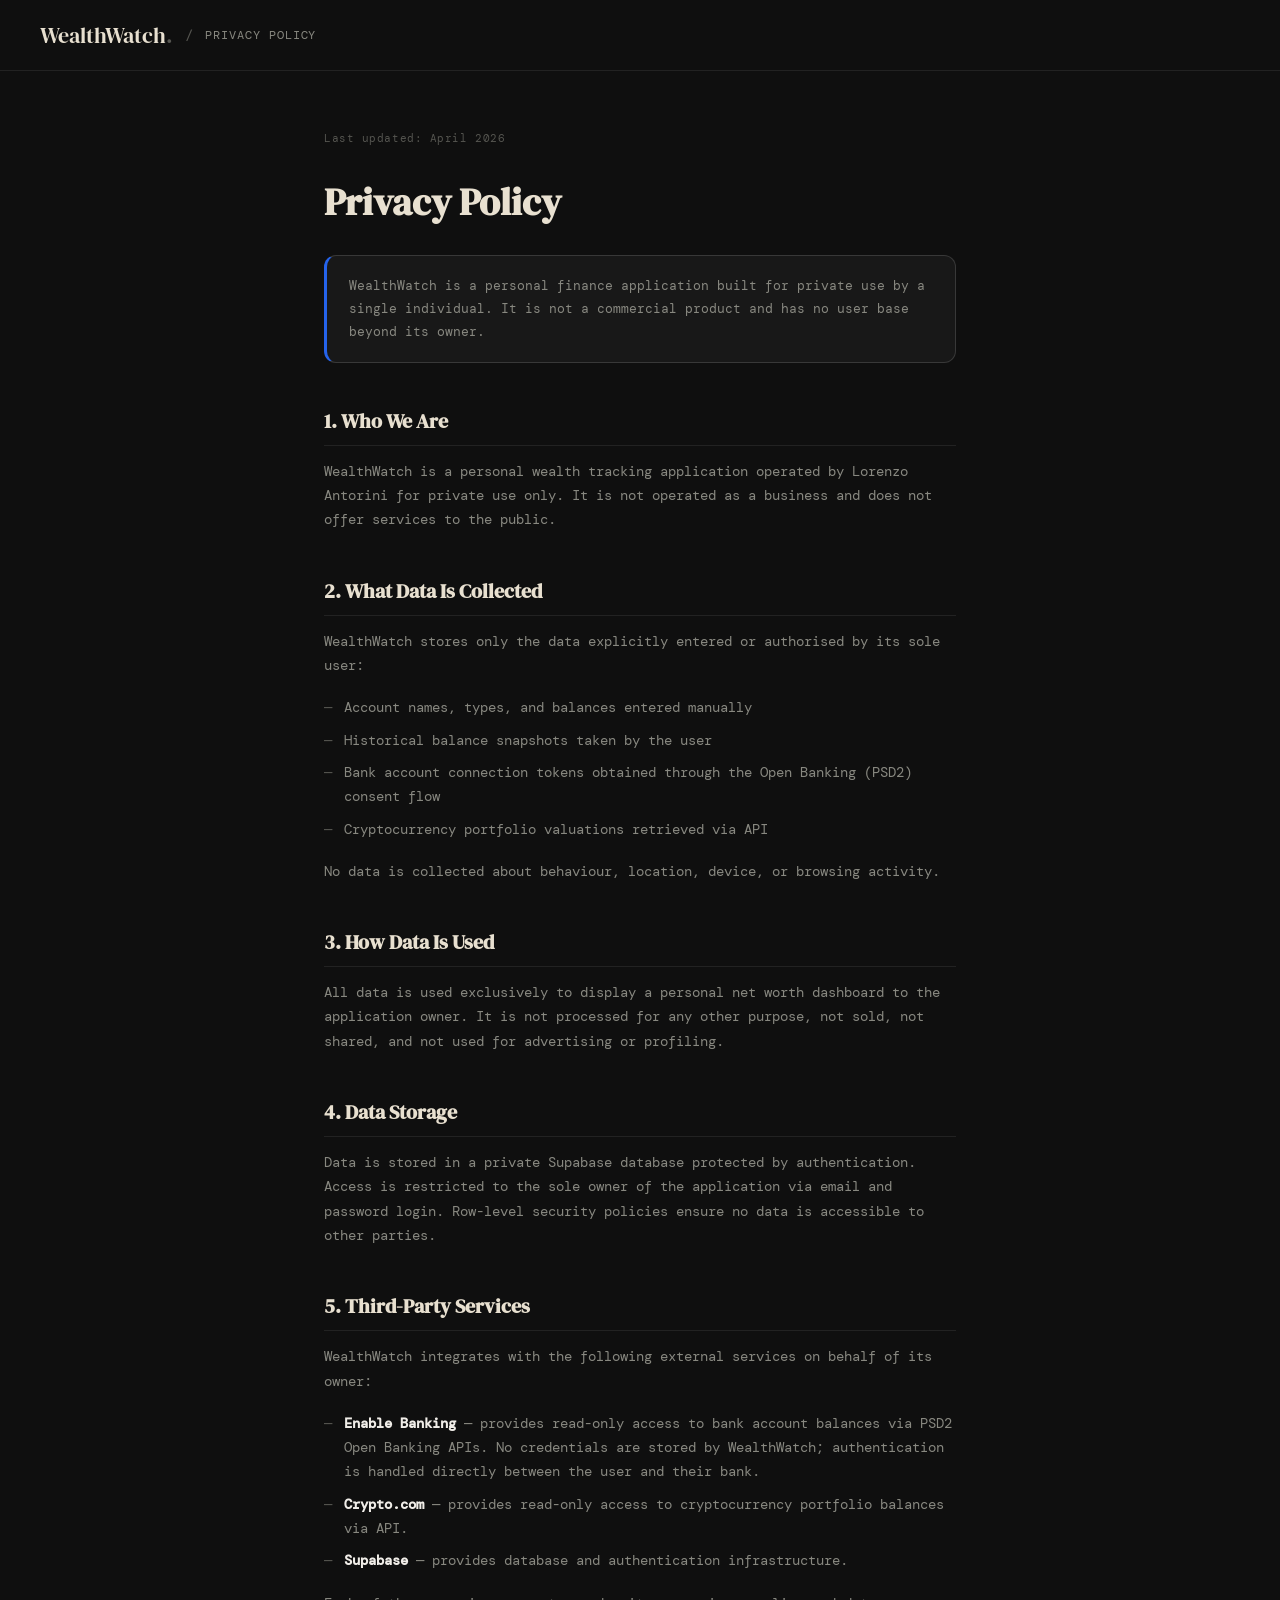
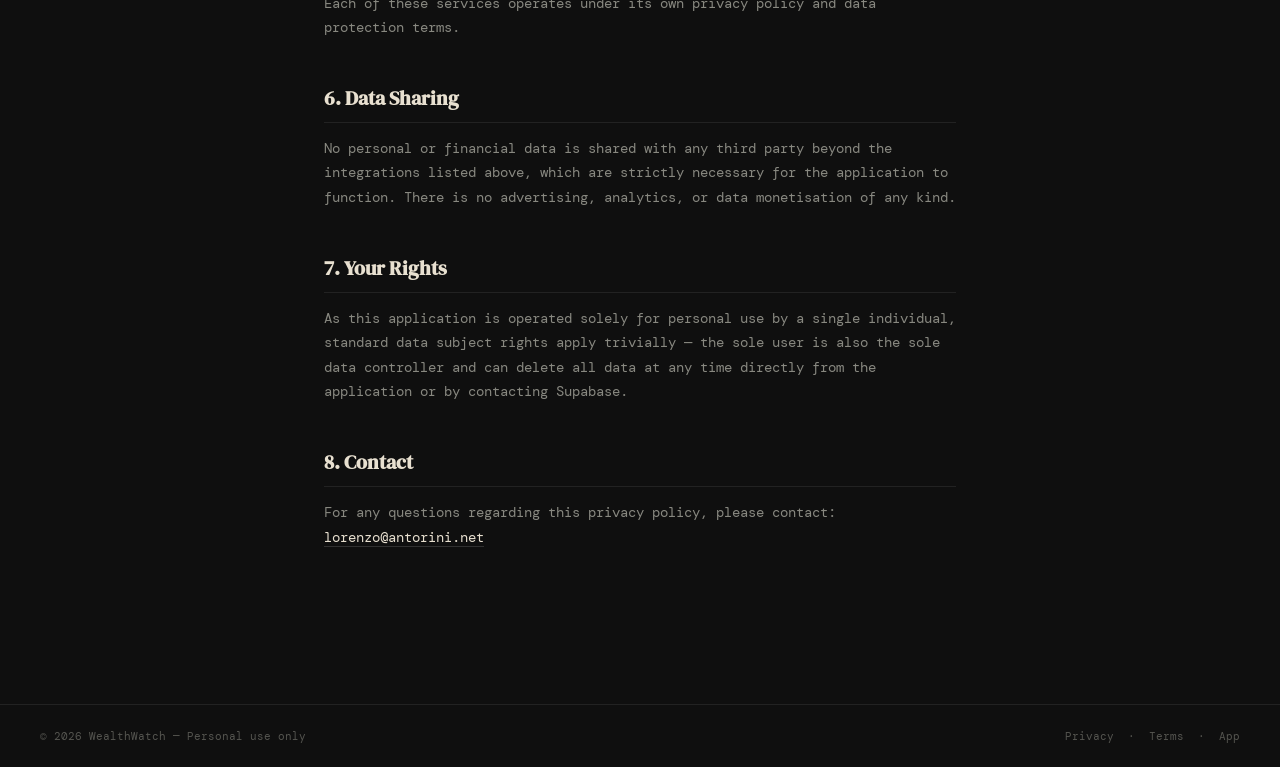
<file: privacy.html>
<!DOCTYPE html>
<html lang="en">
<head>
  <meta charset="UTF-8" />
  <meta name="viewport" content="width=device-width, initial-scale=1.0" />
  <title>Privacy Policy — WealthWatch</title>
  <link rel="preconnect" href="https://fonts.googleapis.com" />
  <link rel="preconnect" href="https://fonts.gstatic.com" crossorigin />
  <link href="https://fonts.googleapis.com/css2?family=DM+Serif+Display&family=DM+Mono:wght@300;400;500&display=swap" rel="stylesheet" />
  <style>
    *, *::before, *::after { box-sizing: border-box; margin: 0; padding: 0; }

    :root {
      --bg:           #0f0f0f;
      --surface:      #181818;
      --border:       rgba(255,255,255,0.08);
      --border-strong:rgba(255,255,255,0.14);
      --text:         #f0ede8;
      --text-muted:   #888880;
      --text-faint:   #555550;
      --accent:       #e8e0d0;
      --bank:         #2563eb;
      --font-display: 'DM Serif Display', Georgia, serif;
      --font-mono:    'DM Mono', 'Courier New', monospace;
      --radius:       12px;
    }

    html { font-size: 16px; }

    body {
      font-family: var(--font-mono);
      background: var(--bg);
      color: var(--text);
      min-height: 100vh;
      padding: 0;
    }

    /* ── HEADER ── */
    header {
      border-bottom: 1px solid var(--border);
      padding: 20px 40px;
      display: flex;
      align-items: center;
      gap: 12px;
    }
    .logo {
      font-family: var(--font-display);
      font-size: 22px;
      color: var(--accent);
      text-decoration: none;
    }
    .logo span { color: var(--text-faint); }
    .divider {
      color: var(--text-faint);
      font-size: 14px;
    }
    .page-label {
      font-size: 12px;
      color: var(--text-muted);
      letter-spacing: 0.08em;
      text-transform: uppercase;
    }

    /* ── MAIN ── */
    main {
      max-width: 680px;
      margin: 60px auto;
      padding: 0 24px 80px;
    }

    .meta {
      font-size: 11px;
      color: var(--text-faint);
      margin-bottom: 36px;
      letter-spacing: 0.05em;
    }

    h1 {
      font-family: var(--font-display);
      font-size: 38px;
      color: var(--accent);
      line-height: 1.15;
      margin-bottom: 10px;
    }

    h2 {
      font-family: var(--font-display);
      font-size: 20px;
      color: var(--accent);
      margin-top: 44px;
      margin-bottom: 14px;
      padding-bottom: 10px;
      border-bottom: 1px solid var(--border);
    }

    p {
      font-size: 13.5px;
      line-height: 1.8;
      color: var(--text-muted);
      margin-bottom: 14px;
    }

    ul {
      list-style: none;
      margin-bottom: 14px;
    }
    ul li {
      font-size: 13.5px;
      line-height: 1.8;
      color: var(--text-muted);
      padding: 4px 0 4px 20px;
      position: relative;
    }
    ul li::before {
      content: '—';
      position: absolute;
      left: 0;
      color: var(--text-faint);
    }

    .highlight-box {
      background: var(--surface);
      border: 1px solid var(--border-strong);
      border-left: 3px solid var(--bank);
      border-radius: var(--radius);
      padding: 18px 22px;
      margin: 30px 0;
    }
    .highlight-box p {
      margin: 0;
      font-size: 13px;
      color: var(--text-muted);
    }

    .contact-link {
      color: var(--accent);
      text-decoration: none;
      border-bottom: 1px solid var(--border-strong);
      transition: border-color 0.15s;
    }
    .contact-link:hover {
      border-color: var(--accent);
    }

    /* ── FOOTER ── */
    footer {
      border-top: 1px solid var(--border);
      padding: 24px 40px;
      display: flex;
      justify-content: space-between;
      align-items: center;
      font-size: 11px;
      color: var(--text-faint);
    }
    footer a {
      color: var(--text-faint);
      text-decoration: none;
      transition: color 0.15s;
    }
    footer a:hover { color: var(--text-muted); }

    @media (max-width: 600px) {
      header { padding: 16px 20px; }
      main   { margin: 36px auto; padding: 0 20px 60px; }
      footer { padding: 20px; flex-direction: column; gap: 8px; text-align: center; }
      h1     { font-size: 30px; }
    }
  </style>
</head>
<body>

  <header>
    <a class="logo" href="index.html">WealthWatch<span>.</span></a>
    <span class="divider">/</span>
    <span class="page-label">Privacy Policy</span>
  </header>

  <main>
    <div class="meta">Last updated: April 2026</div>
    <h1>Privacy Policy</h1>

    <div class="highlight-box">
      <p>WealthWatch is a personal finance application built for private use by a single individual. It is not a commercial product and has no user base beyond its owner.</p>
    </div>

    <h2>1. Who We Are</h2>
    <p>WealthWatch is a personal wealth tracking application operated by Lorenzo Antorini for private use only. It is not operated as a business and does not offer services to the public.</p>

    <h2>2. What Data Is Collected</h2>
    <p>WealthWatch stores only the data explicitly entered or authorised by its sole user:</p>
    <ul>
      <li>Account names, types, and balances entered manually</li>
      <li>Historical balance snapshots taken by the user</li>
      <li>Bank account connection tokens obtained through the Open Banking (PSD2) consent flow</li>
      <li>Cryptocurrency portfolio valuations retrieved via API</li>
    </ul>
    <p>No data is collected about behaviour, location, device, or browsing activity.</p>

    <h2>3. How Data Is Used</h2>
    <p>All data is used exclusively to display a personal net worth dashboard to the application owner. It is not processed for any other purpose, not sold, not shared, and not used for advertising or profiling.</p>

    <h2>4. Data Storage</h2>
    <p>Data is stored in a private Supabase database protected by authentication. Access is restricted to the sole owner of the application via email and password login. Row-level security policies ensure no data is accessible to other parties.</p>

    <h2>5. Third-Party Services</h2>
    <p>WealthWatch integrates with the following external services on behalf of its owner:</p>
    <ul>
      <li><strong style="color: var(--text);">Enable Banking</strong> — provides read-only access to bank account balances via PSD2 Open Banking APIs. No credentials are stored by WealthWatch; authentication is handled directly between the user and their bank.</li>
      <li><strong style="color: var(--text);">Crypto.com</strong> — provides read-only access to cryptocurrency portfolio balances via API.</li>
      <li><strong style="color: var(--text);">Supabase</strong> — provides database and authentication infrastructure.</li>
    </ul>
    <p>Each of these services operates under its own privacy policy and data protection terms.</p>

    <h2>6. Data Sharing</h2>
    <p>No personal or financial data is shared with any third party beyond the integrations listed above, which are strictly necessary for the application to function. There is no advertising, analytics, or data monetisation of any kind.</p>

    <h2>7. Your Rights</h2>
    <p>As this application is operated solely for personal use by a single individual, standard data subject rights apply trivially — the sole user is also the sole data controller and can delete all data at any time directly from the application or by contacting Supabase.</p>

    <h2>8. Contact</h2>
    <p>For any questions regarding this privacy policy, please contact: <a class="contact-link" href="mailto:lorenzo@antorini.net">lorenzo@antorini.net</a></p>
  </main>

  <footer>
    <span>© 2026 WealthWatch — Personal use only</span>
    <span>
      <a href="privacy.html">Privacy</a>
      &nbsp;·&nbsp;
      <a href="terms.html">Terms</a>
      &nbsp;·&nbsp;
      <a href="index.html">App</a>
    </span>
  </footer>

</body>
</html>
</file>
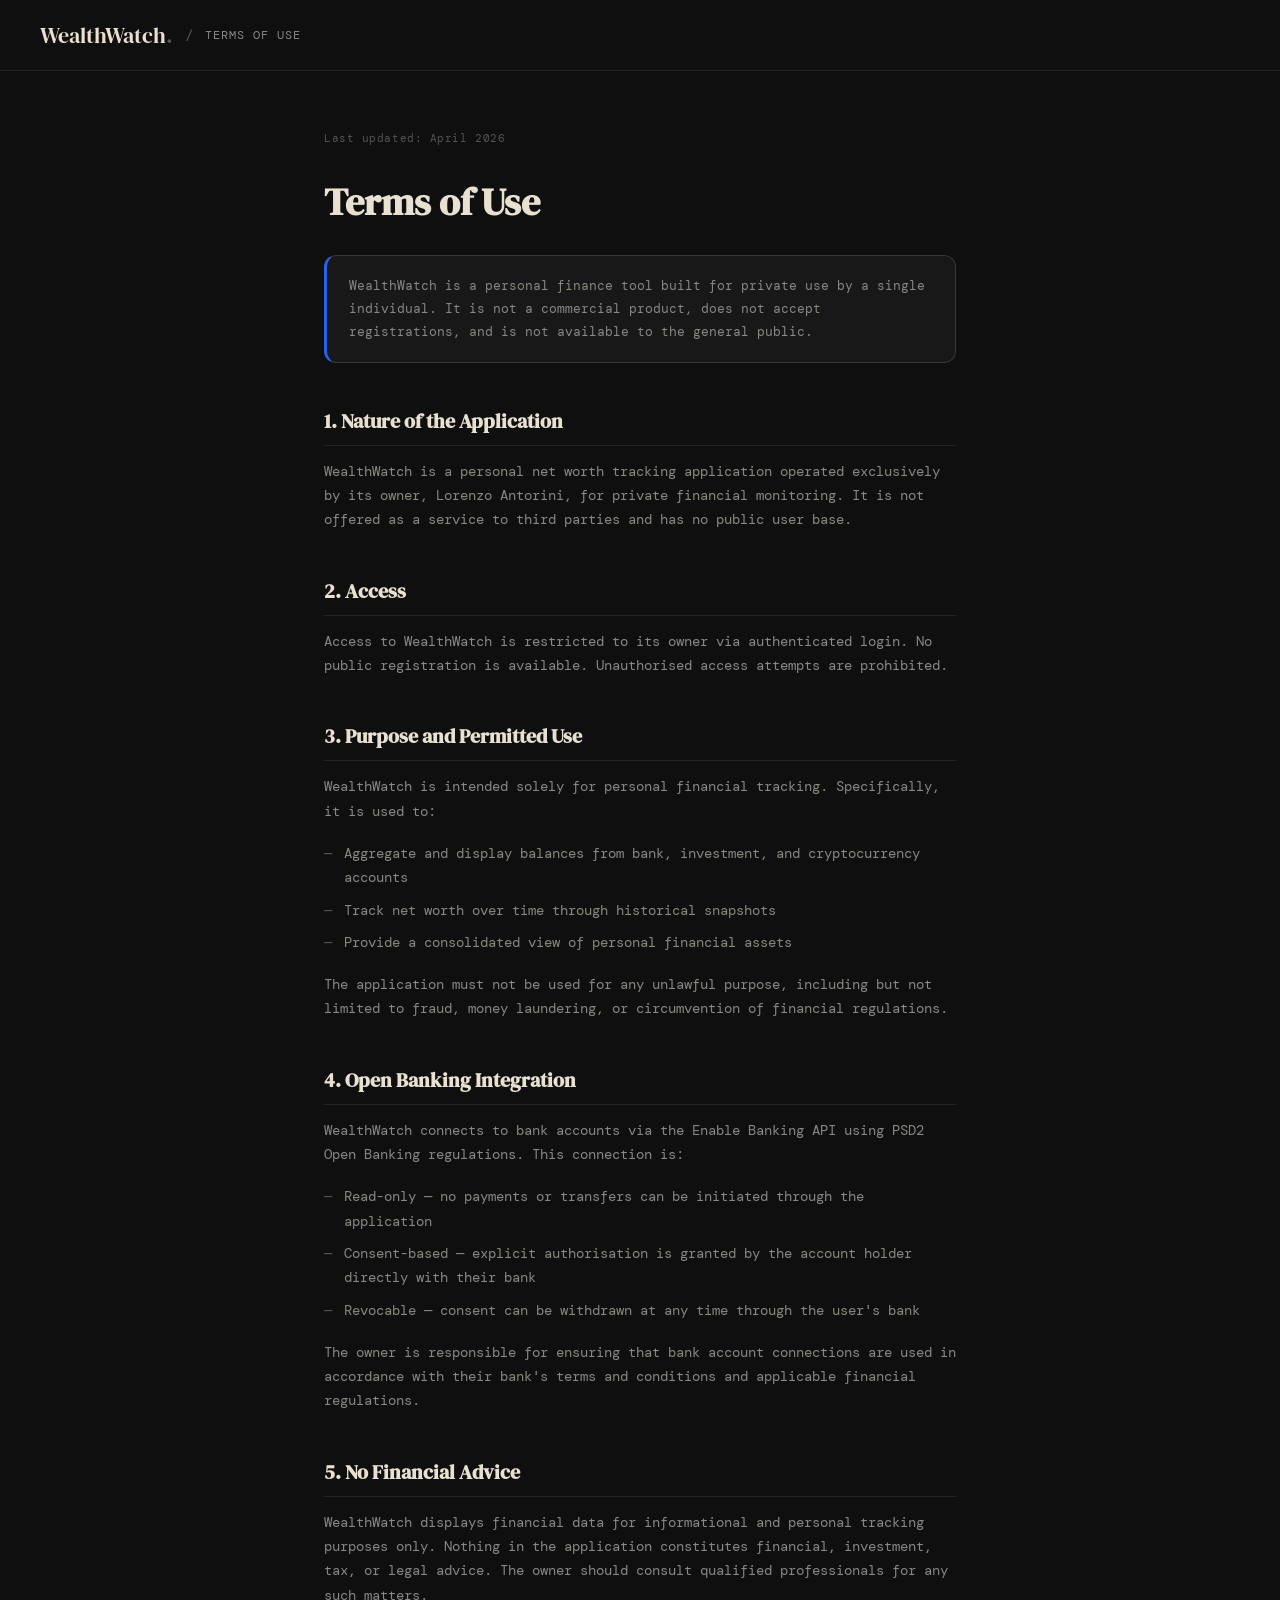
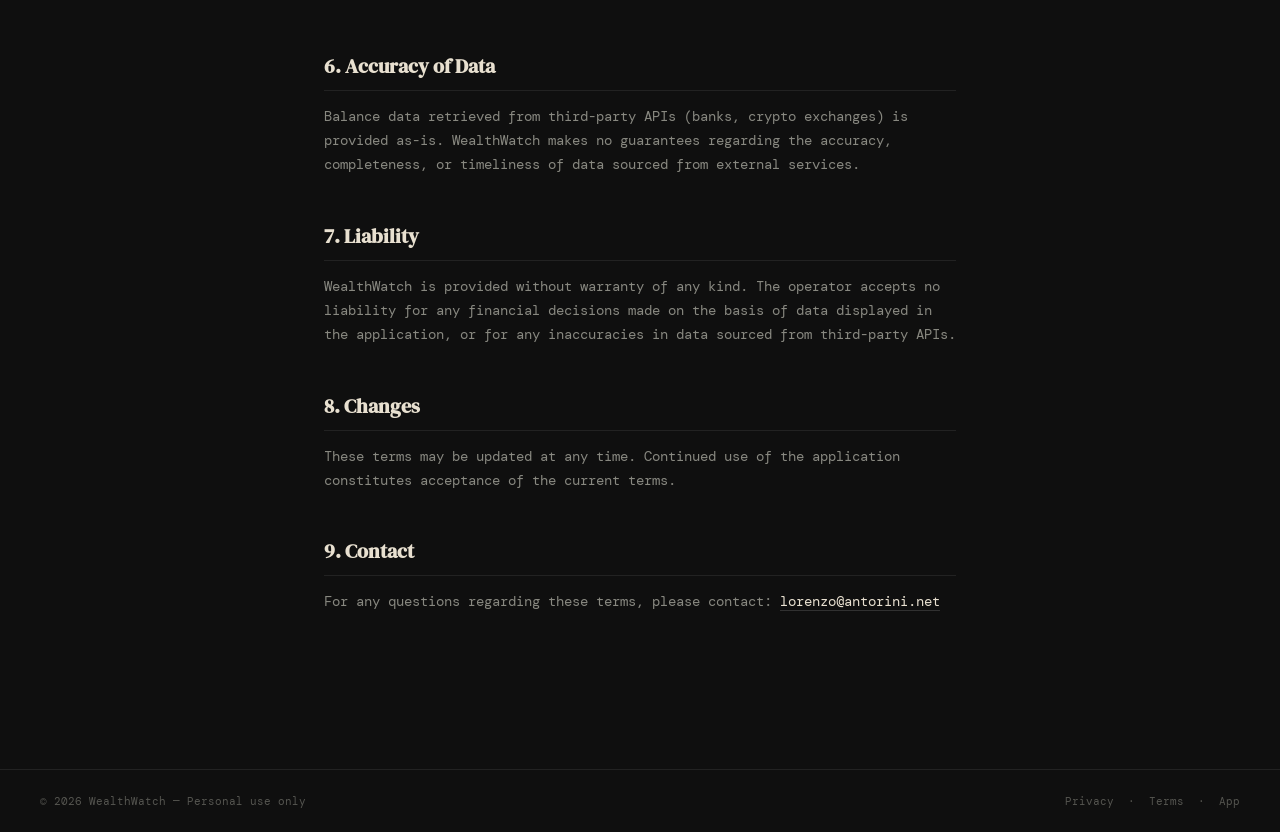
<file: terms.html>
<!DOCTYPE html>
<html lang="en">
<head>
  <meta charset="UTF-8" />
  <meta name="viewport" content="width=device-width, initial-scale=1.0" />
  <title>Terms of Use — WealthWatch</title>
  <link rel="preconnect" href="https://fonts.googleapis.com" />
  <link rel="preconnect" href="https://fonts.gstatic.com" crossorigin />
  <link href="https://fonts.googleapis.com/css2?family=DM+Serif+Display&family=DM+Mono:wght@300;400;500&display=swap" rel="stylesheet" />
  <style>
    *, *::before, *::after { box-sizing: border-box; margin: 0; padding: 0; }

    :root {
      --bg:           #0f0f0f;
      --surface:      #181818;
      --border:       rgba(255,255,255,0.08);
      --border-strong:rgba(255,255,255,0.14);
      --text:         #f0ede8;
      --text-muted:   #888880;
      --text-faint:   #555550;
      --accent:       #e8e0d0;
      --bank:         #2563eb;
      --font-display: 'DM Serif Display', Georgia, serif;
      --font-mono:    'DM Mono', 'Courier New', monospace;
      --radius:       12px;
    }

    html { font-size: 16px; }

    body {
      font-family: var(--font-mono);
      background: var(--bg);
      color: var(--text);
      min-height: 100vh;
      padding: 0;
    }

    /* ── HEADER ── */
    header {
      border-bottom: 1px solid var(--border);
      padding: 20px 40px;
      display: flex;
      align-items: center;
      gap: 12px;
    }
    .logo {
      font-family: var(--font-display);
      font-size: 22px;
      color: var(--accent);
      text-decoration: none;
    }
    .logo span { color: var(--text-faint); }
    .divider {
      color: var(--text-faint);
      font-size: 14px;
    }
    .page-label {
      font-size: 12px;
      color: var(--text-muted);
      letter-spacing: 0.08em;
      text-transform: uppercase;
    }

    /* ── MAIN ── */
    main {
      max-width: 680px;
      margin: 60px auto;
      padding: 0 24px 80px;
    }

    .meta {
      font-size: 11px;
      color: var(--text-faint);
      margin-bottom: 36px;
      letter-spacing: 0.05em;
    }

    h1 {
      font-family: var(--font-display);
      font-size: 38px;
      color: var(--accent);
      line-height: 1.15;
      margin-bottom: 10px;
    }

    h2 {
      font-family: var(--font-display);
      font-size: 20px;
      color: var(--accent);
      margin-top: 44px;
      margin-bottom: 14px;
      padding-bottom: 10px;
      border-bottom: 1px solid var(--border);
    }

    p {
      font-size: 13.5px;
      line-height: 1.8;
      color: var(--text-muted);
      margin-bottom: 14px;
    }

    ul {
      list-style: none;
      margin-bottom: 14px;
    }
    ul li {
      font-size: 13.5px;
      line-height: 1.8;
      color: var(--text-muted);
      padding: 4px 0 4px 20px;
      position: relative;
    }
    ul li::before {
      content: '—';
      position: absolute;
      left: 0;
      color: var(--text-faint);
    }

    .highlight-box {
      background: var(--surface);
      border: 1px solid var(--border-strong);
      border-left: 3px solid var(--bank);
      border-radius: var(--radius);
      padding: 18px 22px;
      margin: 30px 0;
    }
    .highlight-box p {
      margin: 0;
      font-size: 13px;
      color: var(--text-muted);
    }

    .contact-link {
      color: var(--accent);
      text-decoration: none;
      border-bottom: 1px solid var(--border-strong);
      transition: border-color 0.15s;
    }
    .contact-link:hover {
      border-color: var(--accent);
    }

    /* ── FOOTER ── */
    footer {
      border-top: 1px solid var(--border);
      padding: 24px 40px;
      display: flex;
      justify-content: space-between;
      align-items: center;
      font-size: 11px;
      color: var(--text-faint);
    }
    footer a {
      color: var(--text-faint);
      text-decoration: none;
      transition: color 0.15s;
    }
    footer a:hover { color: var(--text-muted); }

    @media (max-width: 600px) {
      header { padding: 16px 20px; }
      main   { margin: 36px auto; padding: 0 20px 60px; }
      footer { padding: 20px; flex-direction: column; gap: 8px; text-align: center; }
      h1     { font-size: 30px; }
    }
  </style>
</head>
<body>

  <header>
    <a class="logo" href="index.html">WealthWatch<span>.</span></a>
    <span class="divider">/</span>
    <span class="page-label">Terms of Use</span>
  </header>

  <main>
    <div class="meta">Last updated: April 2026</div>
    <h1>Terms of Use</h1>

    <div class="highlight-box">
      <p>WealthWatch is a personal finance tool built for private use by a single individual. It is not a commercial product, does not accept registrations, and is not available to the general public.</p>
    </div>

    <h2>1. Nature of the Application</h2>
    <p>WealthWatch is a personal net worth tracking application operated exclusively by its owner, Lorenzo Antorini, for private financial monitoring. It is not offered as a service to third parties and has no public user base.</p>

    <h2>2. Access</h2>
    <p>Access to WealthWatch is restricted to its owner via authenticated login. No public registration is available. Unauthorised access attempts are prohibited.</p>

    <h2>3. Purpose and Permitted Use</h2>
    <p>WealthWatch is intended solely for personal financial tracking. Specifically, it is used to:</p>
    <ul>
      <li>Aggregate and display balances from bank, investment, and cryptocurrency accounts</li>
      <li>Track net worth over time through historical snapshots</li>
      <li>Provide a consolidated view of personal financial assets</li>
    </ul>
    <p>The application must not be used for any unlawful purpose, including but not limited to fraud, money laundering, or circumvention of financial regulations.</p>

    <h2>4. Open Banking Integration</h2>
    <p>WealthWatch connects to bank accounts via the Enable Banking API using PSD2 Open Banking regulations. This connection is:</p>
    <ul>
      <li>Read-only — no payments or transfers can be initiated through the application</li>
      <li>Consent-based — explicit authorisation is granted by the account holder directly with their bank</li>
      <li>Revocable — consent can be withdrawn at any time through the user's bank</li>
    </ul>
    <p>The owner is responsible for ensuring that bank account connections are used in accordance with their bank's terms and conditions and applicable financial regulations.</p>

    <h2>5. No Financial Advice</h2>
    <p>WealthWatch displays financial data for informational and personal tracking purposes only. Nothing in the application constitutes financial, investment, tax, or legal advice. The owner should consult qualified professionals for any such matters.</p>

    <h2>6. Accuracy of Data</h2>
    <p>Balance data retrieved from third-party APIs (banks, crypto exchanges) is provided as-is. WealthWatch makes no guarantees regarding the accuracy, completeness, or timeliness of data sourced from external services.</p>

    <h2>7. Liability</h2>
    <p>WealthWatch is provided without warranty of any kind. The operator accepts no liability for any financial decisions made on the basis of data displayed in the application, or for any inaccuracies in data sourced from third-party APIs.</p>

    <h2>8. Changes</h2>
    <p>These terms may be updated at any time. Continued use of the application constitutes acceptance of the current terms.</p>

    <h2>9. Contact</h2>
    <p>For any questions regarding these terms, please contact: <a class="contact-link" href="mailto:lorenzo@antorini.net">lorenzo@antorini.net</a></p>
  </main>

  <footer>
    <span>© 2026 WealthWatch — Personal use only</span>
    <span>
      <a href="privacy.html">Privacy</a>
      &nbsp;·&nbsp;
      <a href="terms.html">Terms</a>
      &nbsp;·&nbsp;
      <a href="index.html">App</a>
    </span>
  </footer>

</body>
</html>
</file>
